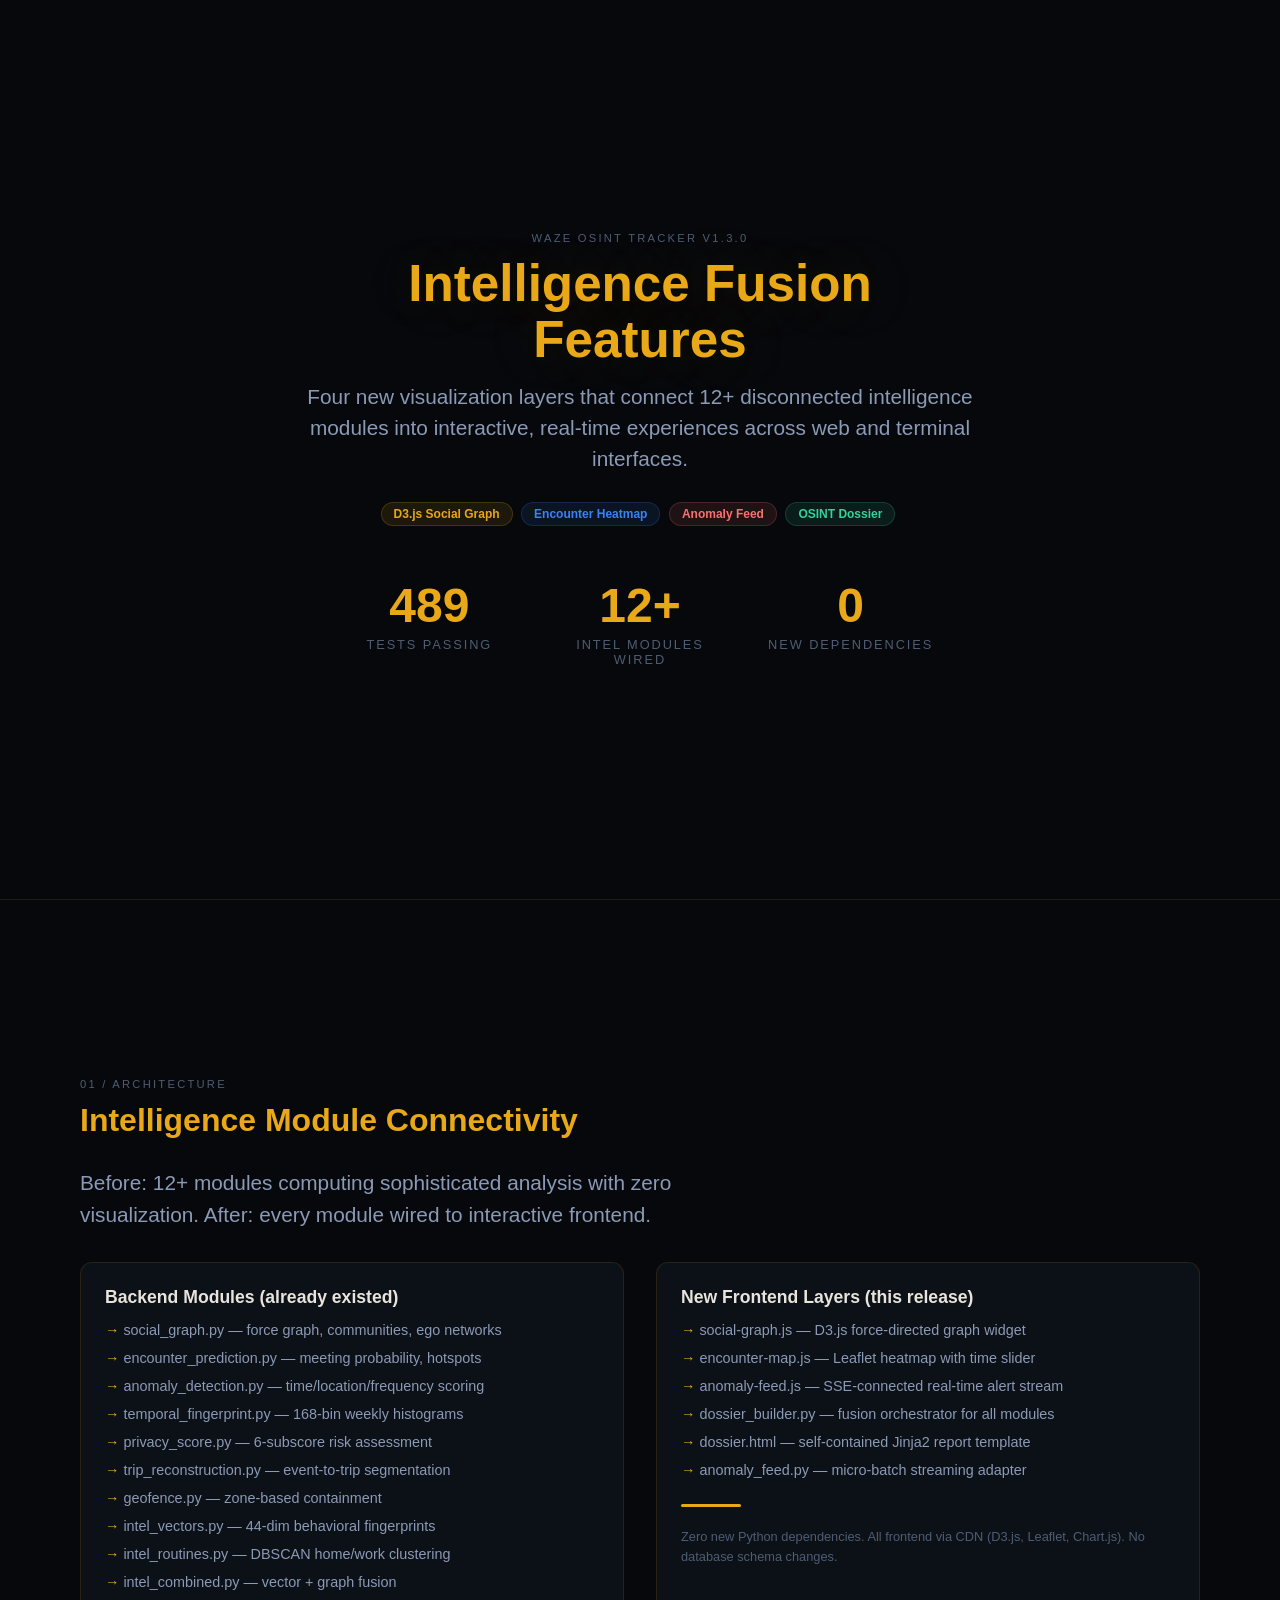
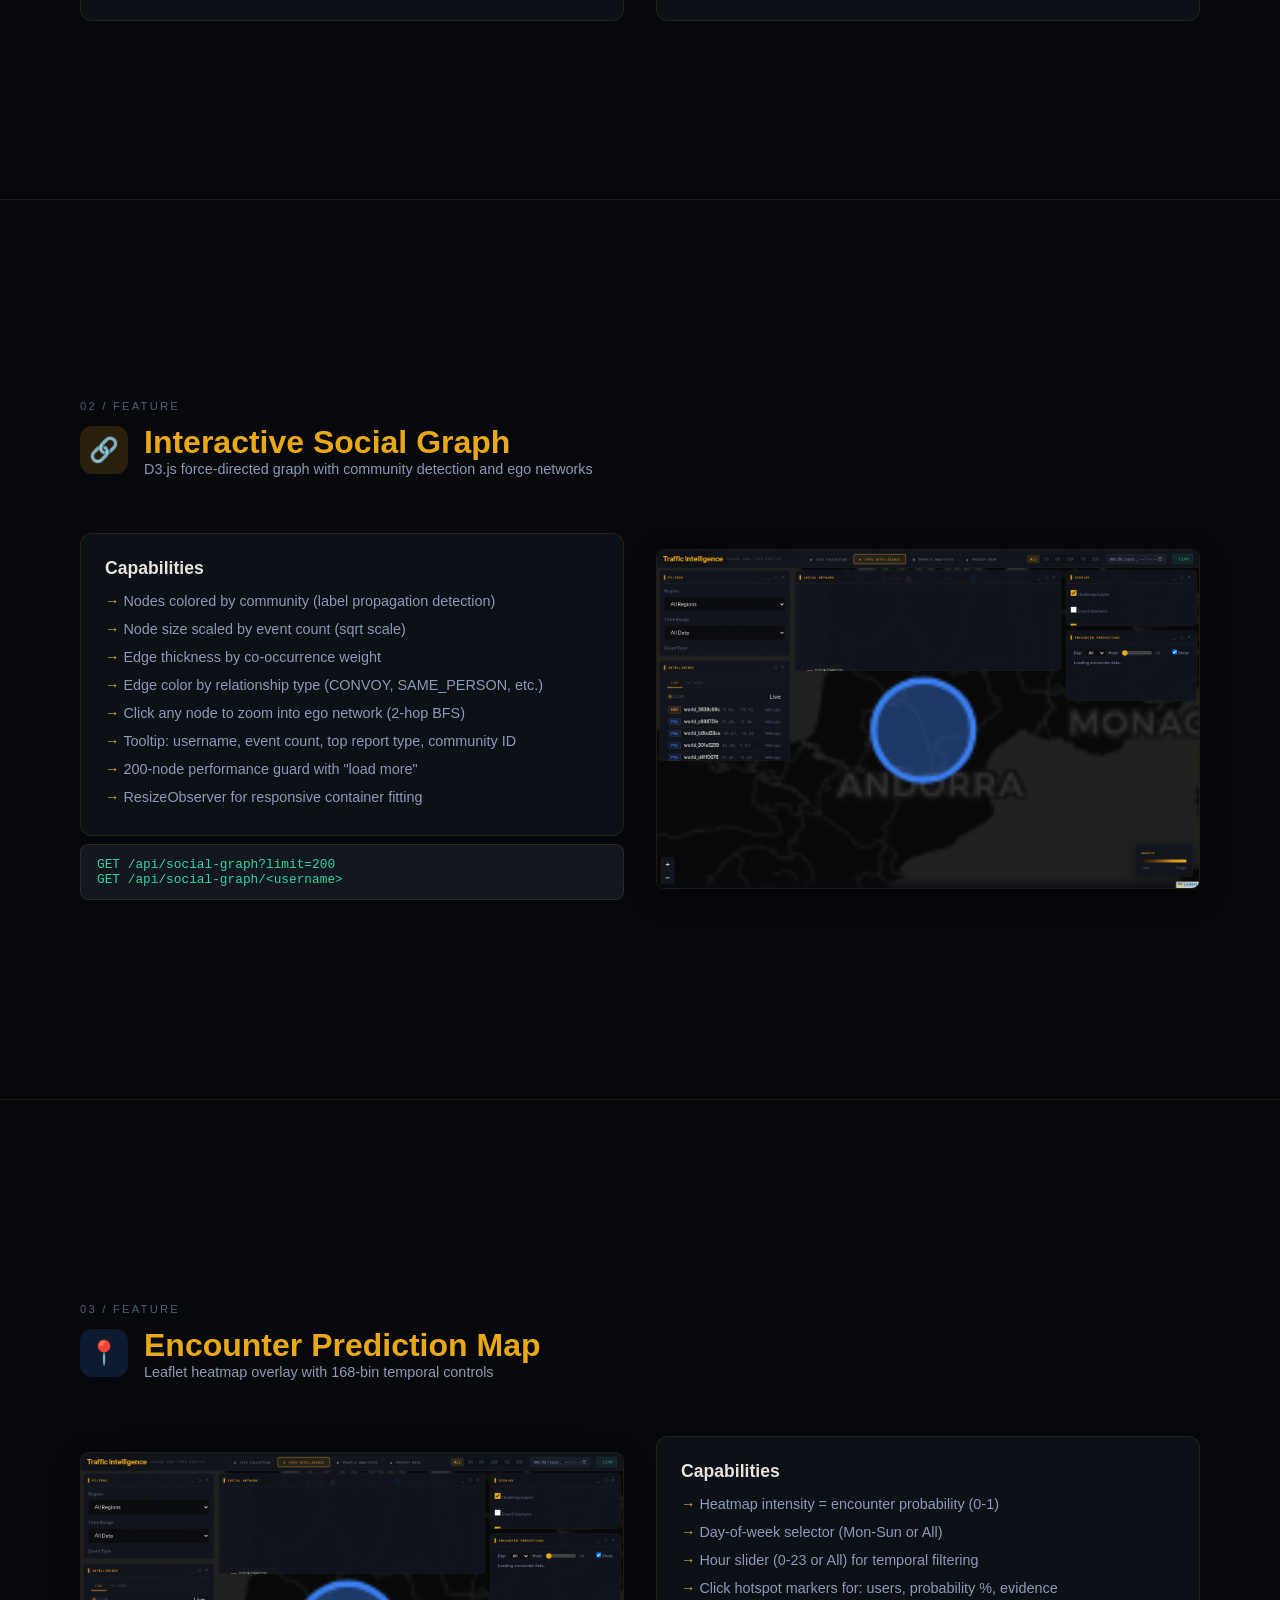
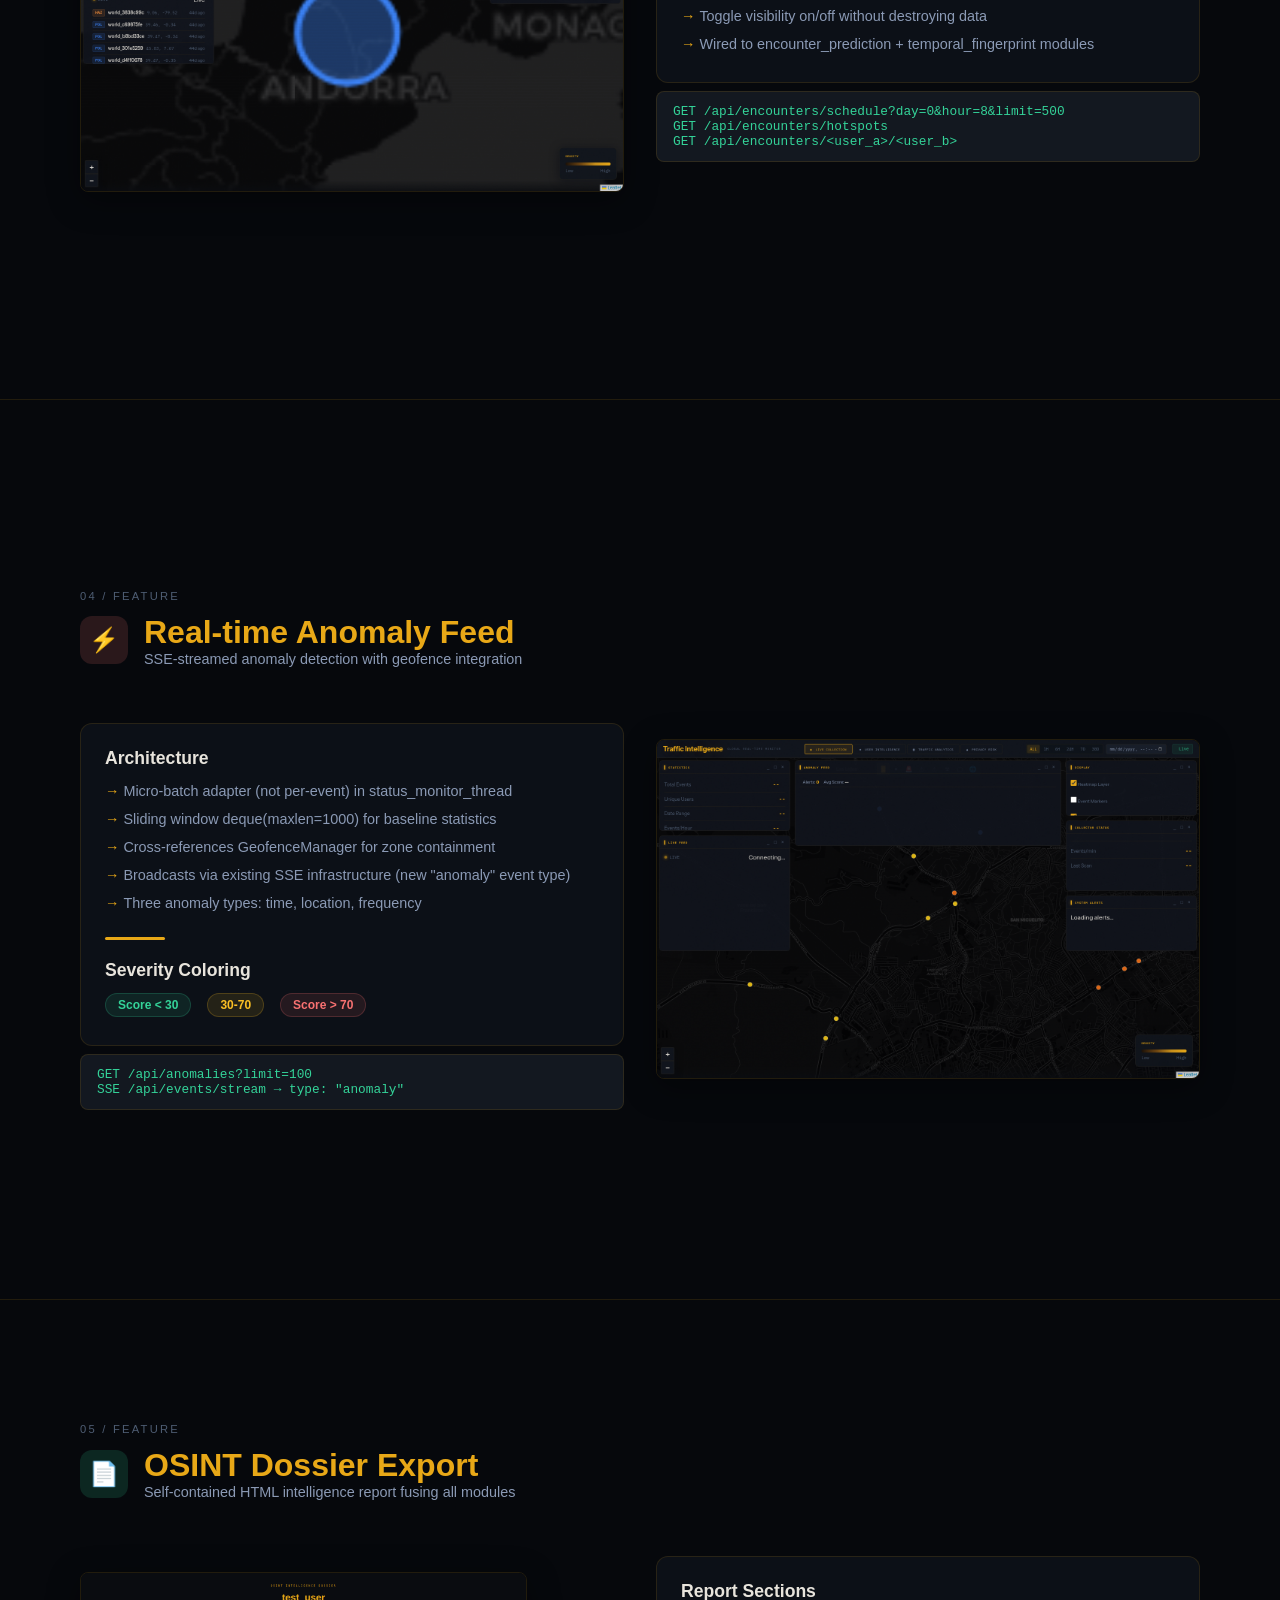
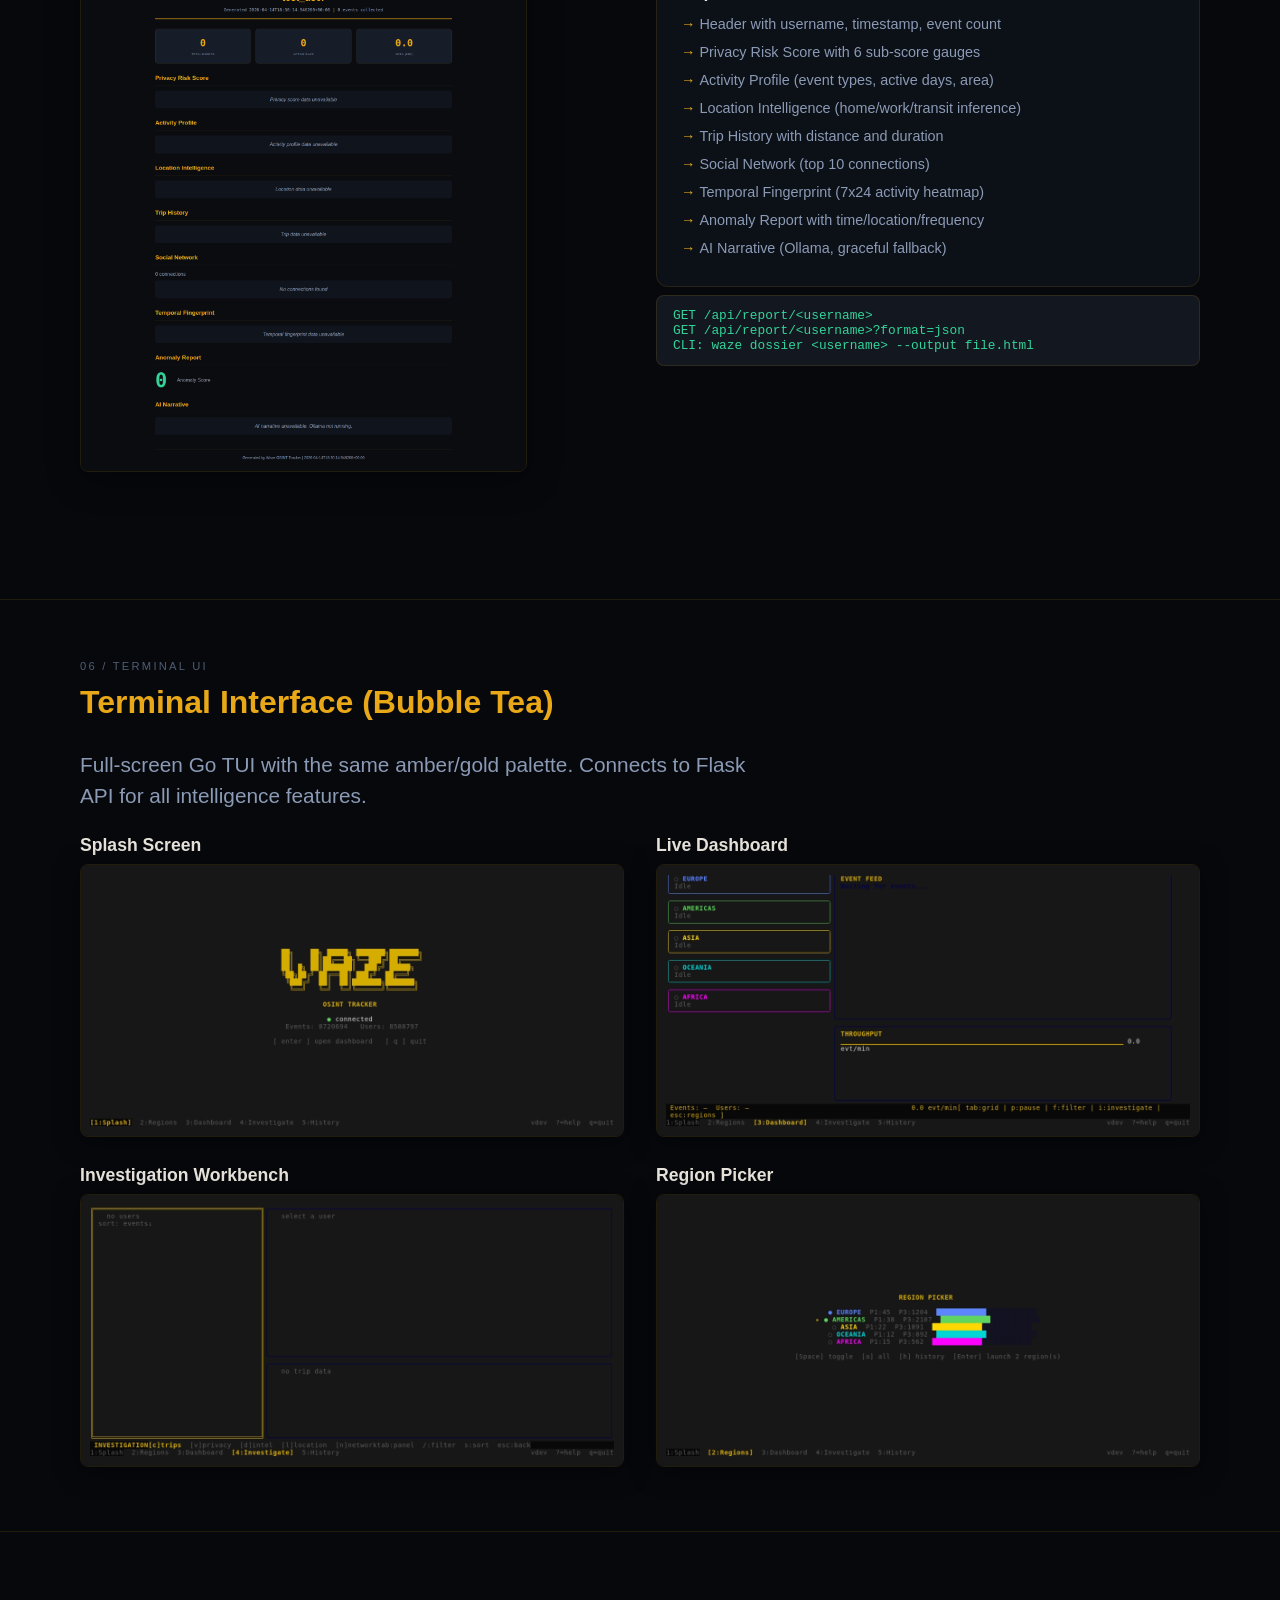
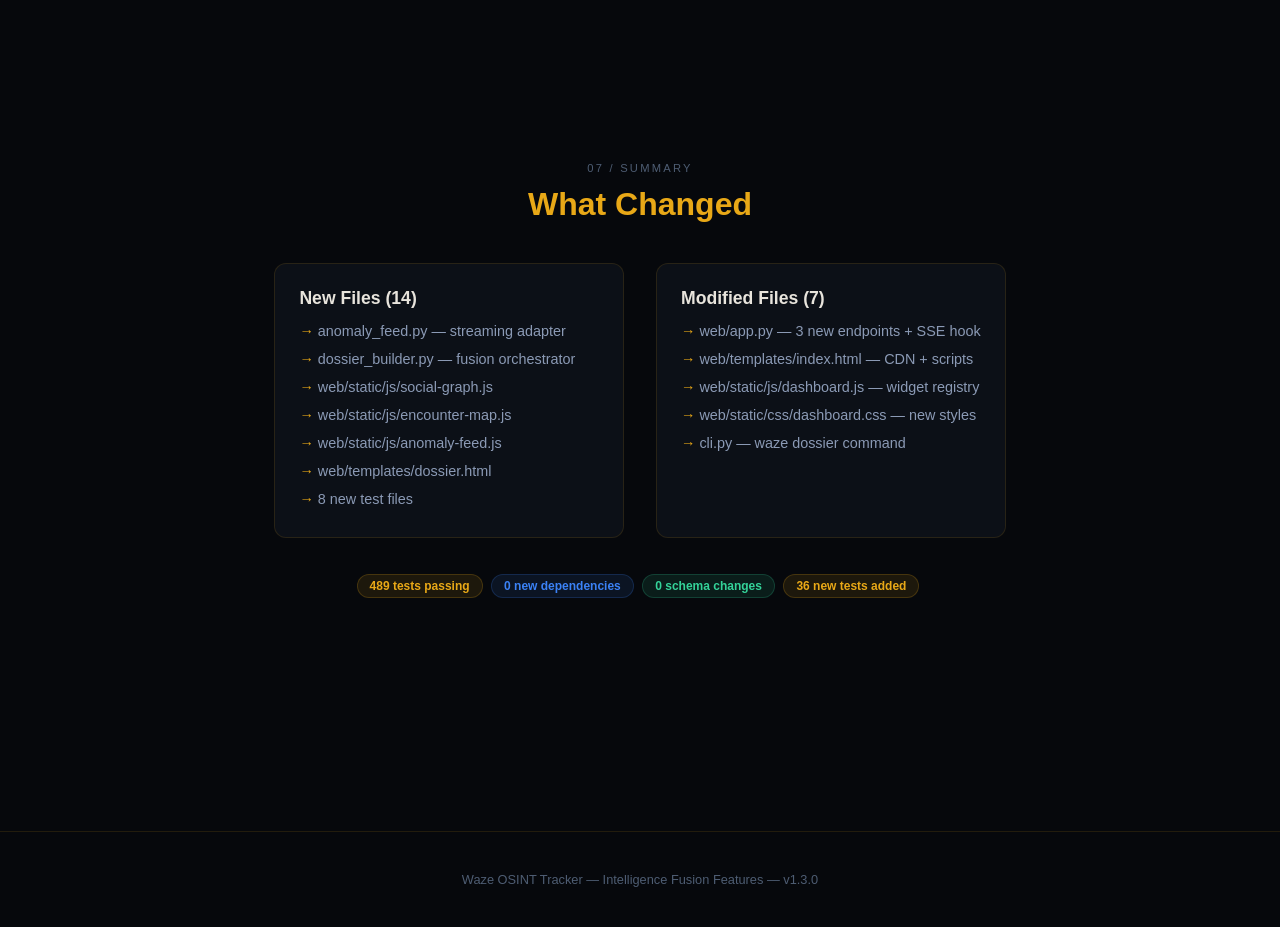
<file: frontend-slides.html>
<!DOCTYPE html>
<html lang="en">
<head>
<meta charset="UTF-8">
<meta name="viewport" content="width=device-width, initial-scale=1.0">
<title>Waze OSINT Tracker — Intelligence Fusion Features</title>
<style>
  :root {
    --bg: #06080c; --surface: #0c1017; --elevated: #131820;
    --primary: #e8a817; --dim: #b8860b; --blue: #3b82f6;
    --green: #34d399; --red: #f87171; --yellow: #fbbf24;
    --text: #e8e4dc; --text2: #8b9ab5; --muted: #4e5d73;
    --border: rgba(232,168,23,0.12);
  }
  * { margin:0; padding:0; box-sizing:border-box; }
  body { font-family:'Instrument Sans',-apple-system,BlinkMacSystemFont,sans-serif; background:var(--bg); color:var(--text); }
  .slide { min-height:100vh; padding:60px 80px; display:flex; flex-direction:column; justify-content:center; border-bottom:1px solid var(--border); }
  .slide-number { font-size:0.7rem; color:var(--muted); letter-spacing:0.2em; text-transform:uppercase; margin-bottom:12px; }
  h1 { font-size:3.2rem; font-weight:700; color:var(--primary); line-height:1.1; text-shadow:0 0 60px rgba(232,168,23,0.2); }
  h2 { font-size:2rem; font-weight:600; color:var(--primary); margin-bottom:16px; }
  h3 { font-size:1.1rem; font-weight:600; color:var(--text); margin-bottom:8px; }
  .subtitle { font-size:1.3rem; color:var(--text2); margin-top:12px; max-width:700px; line-height:1.5; }
  .tag { display:inline-block; background:rgba(232,168,23,0.1); color:var(--primary); padding:4px 12px; border-radius:20px; font-size:0.75rem; font-weight:600; margin:4px 4px 4px 0; border:1px solid rgba(232,168,23,0.2); }
  .tag.blue { background:rgba(59,130,246,0.1); color:var(--blue); border-color:rgba(59,130,246,0.2); }
  .tag.green { background:rgba(52,211,153,0.1); color:var(--green); border-color:rgba(52,211,153,0.2); }
  .tag.red { background:rgba(248,113,113,0.1); color:var(--red); border-color:rgba(248,113,113,0.2); }
  .grid { display:grid; gap:32px; margin-top:32px; }
  .grid-2 { grid-template-columns:1fr 1fr; }
  .grid-3 { grid-template-columns:1fr 1fr 1fr; }
  .card { background:var(--surface); border:1px solid var(--border); border-radius:12px; padding:24px; }
  .card:hover { border-color:rgba(232,168,23,0.3); }
  .card-icon { font-size:2rem; margin-bottom:12px; }
  .card p { color:var(--text2); font-size:0.9rem; line-height:1.6; }
  .metric { text-align:center; }
  .metric .value { font-size:3rem; font-weight:700; color:var(--primary); }
  .metric .label { font-size:0.8rem; color:var(--muted); text-transform:uppercase; letter-spacing:0.15em; margin-top:4px; }
  .screenshot { border-radius:8px; border:1px solid var(--border); max-width:100%; margin-top:16px; box-shadow:0 8px 32px rgba(0,0,0,0.4); }
  .feature-header { display:flex; align-items:center; gap:16px; margin-bottom:24px; }
  .feature-badge { width:48px; height:48px; border-radius:12px; display:flex; align-items:center; justify-content:center; font-size:1.5rem; }
  .feature-badge.gold { background:rgba(232,168,23,0.15); }
  .feature-badge.blue { background:rgba(59,130,246,0.15); }
  .feature-badge.red { background:rgba(248,113,113,0.15); }
  .feature-badge.green { background:rgba(52,211,153,0.15); }
  ul { list-style:none; padding:0; }
  ul li { padding:6px 0; color:var(--text2); font-size:0.9rem; }
  ul li::before { content:"→ "; color:var(--primary); font-weight:600; }
  .api-block { background:var(--elevated); border:1px solid var(--border); border-radius:8px; padding:12px 16px; font-family:'IBM Plex Mono',monospace; font-size:0.8rem; color:var(--green); margin-top:8px; }
  .divider { width:60px; height:3px; background:var(--primary); border-radius:2px; margin:20px 0; }
  .footer { text-align:center; padding:40px; color:var(--muted); font-size:0.8rem; }
  img.tui-shot { border-radius:8px; border:1px solid var(--border); max-width:100%; box-shadow:0 4px 24px rgba(0,0,0,0.5); }
</style>
</head>
<body>

<!-- Slide 1: Title -->
<div class="slide" style="text-align:center;align-items:center">
  <div class="slide-number">Waze OSINT Tracker v1.3.0</div>
  <h1>Intelligence Fusion<br>Features</h1>
  <p class="subtitle" style="text-align:center">Four new visualization layers that connect 12+ disconnected intelligence modules into interactive, real-time experiences across web and terminal interfaces.</p>
  <div style="margin-top:24px">
    <span class="tag">D3.js Social Graph</span>
    <span class="tag blue">Encounter Heatmap</span>
    <span class="tag red">Anomaly Feed</span>
    <span class="tag green">OSINT Dossier</span>
  </div>
  <div class="grid grid-3" style="margin-top:48px;max-width:600px">
    <div class="metric"><div class="value">489</div><div class="label">Tests Passing</div></div>
    <div class="metric"><div class="value">12+</div><div class="label">Intel Modules Wired</div></div>
    <div class="metric"><div class="value">0</div><div class="label">New Dependencies</div></div>
  </div>
</div>

<!-- Slide 2: Architecture Overview -->
<div class="slide">
  <div class="slide-number">01 / Architecture</div>
  <h2>Intelligence Module Connectivity</h2>
  <p class="subtitle">Before: 12+ modules computing sophisticated analysis with zero visualization. After: every module wired to interactive frontend.</p>
  <div class="grid grid-2" style="margin-top:32px">
    <div class="card">
      <h3>Backend Modules (already existed)</h3>
      <ul>
        <li>social_graph.py — force graph, communities, ego networks</li>
        <li>encounter_prediction.py — meeting probability, hotspots</li>
        <li>anomaly_detection.py — time/location/frequency scoring</li>
        <li>temporal_fingerprint.py — 168-bin weekly histograms</li>
        <li>privacy_score.py — 6-subscore risk assessment</li>
        <li>trip_reconstruction.py — event-to-trip segmentation</li>
        <li>geofence.py — zone-based containment</li>
        <li>intel_vectors.py — 44-dim behavioral fingerprints</li>
        <li>intel_routines.py — DBSCAN home/work clustering</li>
        <li>intel_combined.py — vector + graph fusion</li>
      </ul>
    </div>
    <div class="card">
      <h3>New Frontend Layers (this release)</h3>
      <ul>
        <li>social-graph.js — D3.js force-directed graph widget</li>
        <li>encounter-map.js — Leaflet heatmap with time slider</li>
        <li>anomaly-feed.js — SSE-connected real-time alert stream</li>
        <li>dossier_builder.py — fusion orchestrator for all modules</li>
        <li>dossier.html — self-contained Jinja2 report template</li>
        <li>anomaly_feed.py — micro-batch streaming adapter</li>
      </ul>
      <div class="divider"></div>
      <p style="font-size:0.8rem;color:var(--muted)">Zero new Python dependencies. All frontend via CDN (D3.js, Leaflet, Chart.js). No database schema changes.</p>
    </div>
  </div>
</div>

<!-- Slide 3: Social Graph -->
<div class="slide">
  <div class="slide-number">02 / Feature</div>
  <div class="feature-header">
    <div class="feature-badge gold">🔗</div>
    <div>
      <h2 style="margin-bottom:0">Interactive Social Graph</h2>
      <p style="color:var(--text2);font-size:0.9rem">D3.js force-directed graph with community detection and ego networks</p>
    </div>
  </div>
  <div class="grid grid-2">
    <div>
      <div class="card">
        <h3>Capabilities</h3>
        <ul>
          <li>Nodes colored by community (label propagation detection)</li>
          <li>Node size scaled by event count (sqrt scale)</li>
          <li>Edge thickness by co-occurrence weight</li>
          <li>Edge color by relationship type (CONVOY, SAME_PERSON, etc.)</li>
          <li>Click any node to zoom into ego network (2-hop BFS)</li>
          <li>Tooltip: username, event count, top report type, community ID</li>
          <li>200-node performance guard with "load more"</li>
          <li>ResizeObserver for responsive container fitting</li>
        </ul>
      </div>
      <div class="api-block">
        GET /api/social-graph?limit=200<br>
        GET /api/social-graph/&lt;username&gt;
      </div>
    </div>
    <div>
      <img src="img/web-intel-dashboard.png" class="screenshot" alt="Social Graph Widget">
    </div>
  </div>
</div>

<!-- Slide 4: Encounter Map -->
<div class="slide">
  <div class="slide-number">03 / Feature</div>
  <div class="feature-header">
    <div class="feature-badge blue">📍</div>
    <div>
      <h2 style="margin-bottom:0">Encounter Prediction Map</h2>
      <p style="color:var(--text2);font-size:0.9rem">Leaflet heatmap overlay with 168-bin temporal controls</p>
    </div>
  </div>
  <div class="grid grid-2">
    <div>
      <img src="img/web-intel-dashboard.png" class="screenshot" alt="Encounter Predictions">
    </div>
    <div>
      <div class="card">
        <h3>Capabilities</h3>
        <ul>
          <li>Heatmap intensity = encounter probability (0-1)</li>
          <li>Day-of-week selector (Mon-Sun or All)</li>
          <li>Hour slider (0-23 or All) for temporal filtering</li>
          <li>Click hotspot markers for: users, probability %, evidence</li>
          <li>Toggle visibility on/off without destroying data</li>
          <li>Wired to encounter_prediction + temporal_fingerprint modules</li>
        </ul>
      </div>
      <div class="api-block">
        GET /api/encounters/schedule?day=0&amp;hour=8&amp;limit=500<br>
        GET /api/encounters/hotspots<br>
        GET /api/encounters/&lt;user_a&gt;/&lt;user_b&gt;
      </div>
    </div>
  </div>
</div>

<!-- Slide 5: Anomaly Feed -->
<div class="slide">
  <div class="slide-number">04 / Feature</div>
  <div class="feature-header">
    <div class="feature-badge red">⚡</div>
    <div>
      <h2 style="margin-bottom:0">Real-time Anomaly Feed</h2>
      <p style="color:var(--text2);font-size:0.9rem">SSE-streamed anomaly detection with geofence integration</p>
    </div>
  </div>
  <div class="grid grid-2">
    <div>
      <div class="card">
        <h3>Architecture</h3>
        <ul>
          <li>Micro-batch adapter (not per-event) in status_monitor_thread</li>
          <li>Sliding window deque(maxlen=1000) for baseline statistics</li>
          <li>Cross-references GeofenceManager for zone containment</li>
          <li>Broadcasts via existing SSE infrastructure (new "anomaly" event type)</li>
          <li>Three anomaly types: time, location, frequency</li>
        </ul>
        <div class="divider"></div>
        <h3>Severity Coloring</h3>
        <div style="display:flex;gap:12px;margin-top:8px">
          <span class="tag green">Score &lt; 30</span>
          <span class="tag" style="background:rgba(251,191,36,0.1);color:var(--yellow);border-color:rgba(251,191,36,0.2)">30-70</span>
          <span class="tag red">Score &gt; 70</span>
        </div>
      </div>
      <div class="api-block">
        GET /api/anomalies?limit=100<br>
        SSE /api/events/stream → type: "anomaly"
      </div>
    </div>
    <div>
      <img src="img/web-dashboard-live.png" class="screenshot" alt="Anomaly Feed Widget">
    </div>
  </div>
</div>

<!-- Slide 6: Dossier Export -->
<div class="slide">
  <div class="slide-number">05 / Feature</div>
  <div class="feature-header">
    <div class="feature-badge green">📄</div>
    <div>
      <h2 style="margin-bottom:0">OSINT Dossier Export</h2>
      <p style="color:var(--text2);font-size:0.9rem">Self-contained HTML intelligence report fusing all modules</p>
    </div>
  </div>
  <div class="grid grid-2">
    <div>
      <img src="img/web-dossier-report.png" class="screenshot" alt="Dossier Report" style="max-height:500px;object-fit:contain;object-position:top">
    </div>
    <div>
      <div class="card">
        <h3>Report Sections</h3>
        <ul>
          <li>Header with username, timestamp, event count</li>
          <li>Privacy Risk Score with 6 sub-score gauges</li>
          <li>Activity Profile (event types, active days, area)</li>
          <li>Location Intelligence (home/work/transit inference)</li>
          <li>Trip History with distance and duration</li>
          <li>Social Network (top 10 connections)</li>
          <li>Temporal Fingerprint (7x24 activity heatmap)</li>
          <li>Anomaly Report with time/location/frequency</li>
          <li>AI Narrative (Ollama, graceful fallback)</li>
        </ul>
      </div>
      <div class="api-block">
        GET /api/report/&lt;username&gt;<br>
        GET /api/report/&lt;username&gt;?format=json<br>
        CLI: waze dossier &lt;username&gt; --output file.html
      </div>
    </div>
  </div>
</div>

<!-- Slide 7: TUI -->
<div class="slide">
  <div class="slide-number">06 / Terminal UI</div>
  <h2>Terminal Interface (Bubble Tea)</h2>
  <p class="subtitle">Full-screen Go TUI with the same amber/gold palette. Connects to Flask API for all intelligence features.</p>
  <div class="grid grid-2" style="margin-top:24px">
    <div>
      <h3 style="margin-bottom:8px">Splash Screen</h3>
      <img src="img/tui/tui-splash.png" class="tui-shot" alt="TUI Splash">
    </div>
    <div>
      <h3 style="margin-bottom:8px">Live Dashboard</h3>
      <img src="img/tui/tui-dashboard.png" class="tui-shot" alt="TUI Dashboard">
    </div>
  </div>
  <div class="grid grid-2" style="margin-top:24px">
    <div>
      <h3 style="margin-bottom:8px">Investigation Workbench</h3>
      <img src="img/tui/tui-investigation.png" class="tui-shot" alt="TUI Investigation">
    </div>
    <div>
      <h3 style="margin-bottom:8px">Region Picker</h3>
      <img src="img/tui/tui-regions.png" class="tui-shot" alt="TUI Regions">
    </div>
  </div>
</div>

<!-- Slide 8: Summary -->
<div class="slide" style="text-align:center;align-items:center">
  <div class="slide-number">07 / Summary</div>
  <h2>What Changed</h2>
  <div class="grid grid-2" style="max-width:800px;margin-top:24px">
    <div class="card" style="text-align:left">
      <h3>New Files (14)</h3>
      <ul>
        <li>anomaly_feed.py — streaming adapter</li>
        <li>dossier_builder.py — fusion orchestrator</li>
        <li>web/static/js/social-graph.js</li>
        <li>web/static/js/encounter-map.js</li>
        <li>web/static/js/anomaly-feed.js</li>
        <li>web/templates/dossier.html</li>
        <li>8 new test files</li>
      </ul>
    </div>
    <div class="card" style="text-align:left">
      <h3>Modified Files (7)</h3>
      <ul>
        <li>web/app.py — 3 new endpoints + SSE hook</li>
        <li>web/templates/index.html — CDN + scripts</li>
        <li>web/static/js/dashboard.js — widget registry</li>
        <li>web/static/css/dashboard.css — new styles</li>
        <li>cli.py — waze dossier command</li>
      </ul>
    </div>
  </div>
  <div style="margin-top:32px">
    <span class="tag">489 tests passing</span>
    <span class="tag blue">0 new dependencies</span>
    <span class="tag green">0 schema changes</span>
    <span class="tag">36 new tests added</span>
  </div>
</div>

<div class="footer">
  Waze OSINT Tracker — Intelligence Fusion Features — v1.3.0
</div>

</body>
</html>
</file>
